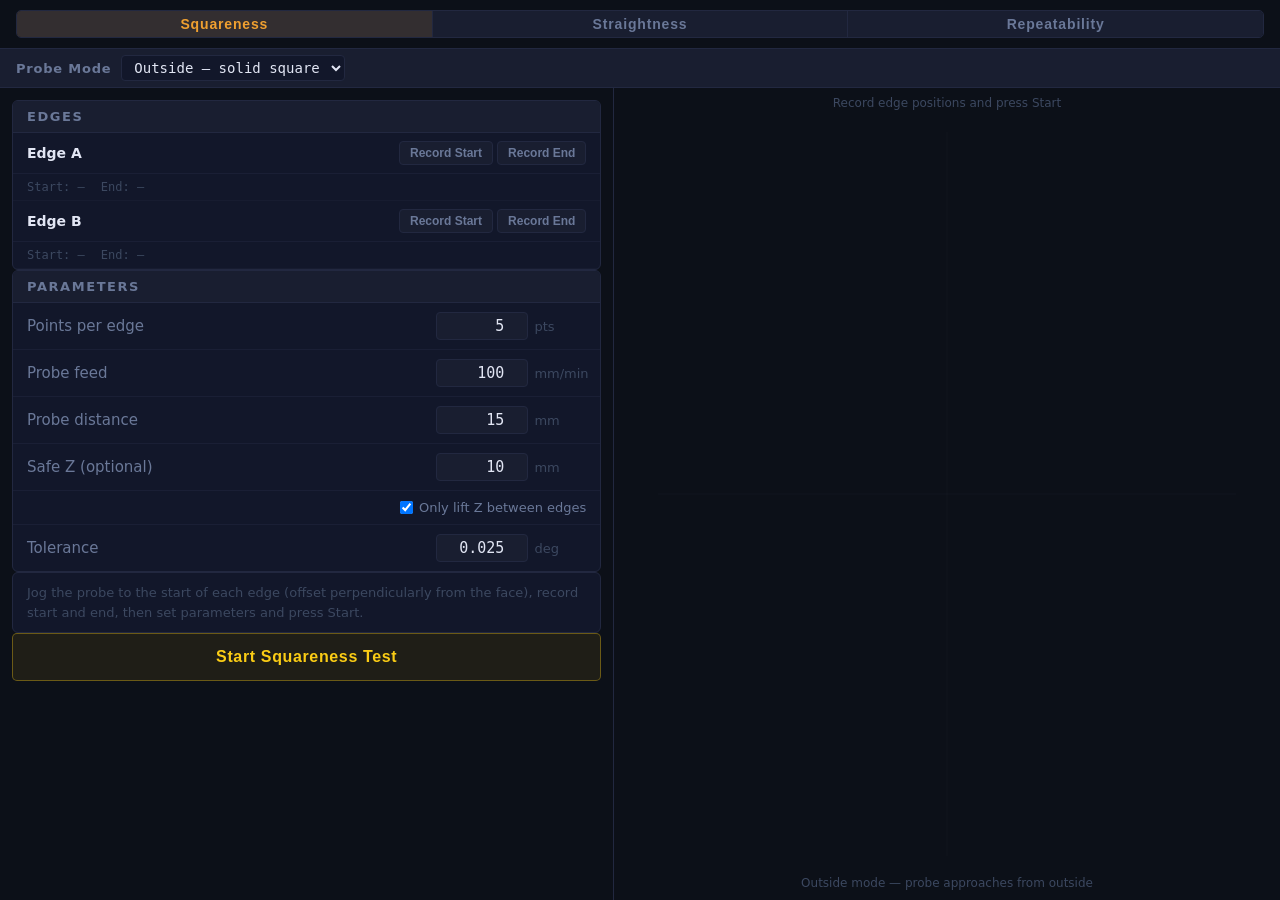
<file: plugins/square-check/index.html>
<!DOCTYPE html>
<html lang="en">
<head>
<meta charset="UTF-8">
<meta name="viewport" content="width=device-width, initial-scale=1.0">
<title>Square Check</title>
<link rel="stylesheet" href="style.css">
</head>
<body>

<div class="header">
  <div class="tab-group">
    <button class="tab active" id="tab-squareness" onclick="switchTab('squareness')">Squareness</button>
    <button class="tab"        id="tab-straightness" onclick="switchTab('straightness')">Straightness</button>
    <button class="tab"        id="tab-repeatability" onclick="switchTab('repeatability')">Repeatability</button>
  </div>
</div>
<div class="mode-bar" id="mode-bar">
  <span class="mode-label">Probe Mode</span>
  <select id="probe-side" class="mode-select" onchange="onProbeSideChange()">
    <option value="outside">Outside — solid square</option>
    <option value="inside">Inside — pocket/bore</option>
  </select>
</div>

<div class="split-layout">

  <div class="split-left">

    <!-- ===================== SQUARENESS PANEL ===================== -->
    <div id="panel-squareness">

      <!-- Edges -->
      <div class="section">
        <div class="section-hd"><span class="section-label">Edges</span></div>
        <div class="edge-group" id="edgeA-group">
          <div class="edge-header">
            <span class="edge-name">Edge A</span>
            <span class="edge-orient" id="edgeA-orient"></span>
            <div class="edge-actions">
              <button class="rec-btn" id="edgeA-start-btn" onclick="recordEdge('A','start')">Record Start</button>
              <button class="rec-btn" id="edgeA-end-btn"   onclick="recordEdge('A','end')">Record End</button>
            </div>
          </div>
          <div class="edge-coords" id="edgeA-coords">
            <span>Start: <span id="edgeA-start-val" class="edge-coord-label">—</span></span>
            <span>End: <span id="edgeA-end-val" class="edge-coord-label">—</span></span>
          </div>
          <div class="edge-dir" id="edgeA-dir" style="display:none">
            <span class="edge-dir-label">Probe direction:</span>
            <div class="dir-btn-group" id="edgeA-dir-btns"></div>
          </div>
        </div>
        <div class="edge-group" id="edgeB-group">
          <div class="edge-header">
            <span class="edge-name">Edge B</span>
            <span class="edge-orient" id="edgeB-orient"></span>
            <div class="edge-actions">
              <button class="rec-btn" id="edgeB-start-btn" onclick="recordEdge('B','start')">Record Start</button>
              <button class="rec-btn" id="edgeB-end-btn"   onclick="recordEdge('B','end')">Record End</button>
            </div>
          </div>
          <div class="edge-coords" id="edgeB-coords">
            <span>Start: <span id="edgeB-start-val" class="edge-coord-label">—</span></span>
            <span>End: <span id="edgeB-end-val" class="edge-coord-label">—</span></span>
          </div>
          <div class="edge-dir" id="edgeB-dir" style="display:none">
            <span class="edge-dir-label">Probe direction:</span>
            <div class="dir-btn-group" id="edgeB-dir-btns"></div>
          </div>
        </div>
      </div>

      <!-- Parameters -->
      <div class="section">
        <div class="section-hd"><span class="section-label">Parameters</span></div>
        <div class="params-body">
          <div class="param-row">
            <span class="param-label">Points per edge</span>
            <div class="param-controls">
              <input class="param-input" type="number" id="sq-points" value="5" min="3" max="10" step="1">
              <span class="param-unit">pts</span>
            </div>
          </div>
          <div class="param-row">
            <span class="param-label">Probe feed</span>
            <div class="param-controls">
              <input class="param-input" type="number" id="sq-feed" value="100" min="10" max="2000" step="10">
              <span class="param-unit">mm/min</span>
            </div>
          </div>
          <div class="param-row">
            <span class="param-label">Probe distance</span>
            <div class="param-controls">
              <input class="param-input" type="number" id="sq-dist" value="15" min="1" step="0.5">
              <span class="param-unit">mm</span>
            </div>
          </div>
          <div class="param-row">
            <span class="param-label">Safe Z (optional)</span>
            <div class="param-controls">
              <input class="param-input" type="number" id="sq-safe-z" value="10" step="0.5">
              <span class="param-unit">mm</span>
            </div>
          </div>
          <div class="param-row">
            <span class="param-label"></span>
            <div class="param-controls" style="gap:6px">
              <input type="checkbox" id="sq-lift-between" checked>
              <label for="sq-lift-between" style="font-size:13px;color:var(--text-muted,#6a7898);white-space:nowrap">Only lift Z between edges</label>
            </div>
          </div>
          <div class="param-row">
            <span class="param-label">Tolerance</span>
            <div class="param-controls">
              <input class="param-input" type="number" id="sq-tol" value="0.025" min="0.001" max="5" step="0.005">
              <span class="param-unit">deg</span>
            </div>
          </div>
        </div>
      </div>

      <div class="section hint-section">
        <div class="hint-text">
          Jog the probe to the start of each edge (offset perpendicularly from the face), record start and end, then set parameters and press Start.
        </div>
      </div>

      <div class="section" id="sq-steps-section" style="display:none">
        <div class="section-hd"><span class="section-label">Progress</span></div>
        <div id="sq-steps-list" class="steps-list"></div>
      </div>

      <div class="section" id="sq-results-section" style="display:none">
        <div class="section-hd"><span class="section-label">Results</span></div>
        <div id="sq-results-body" class="results-body"></div>
      </div>

      <div class="action-bar">
        <button class="primary-btn"   id="sq-start-btn" onclick="startSquareness()">Start Squareness Test</button>
        <button class="danger-btn"    id="sq-abort-btn" onclick="abortProbe()" style="display:none">Abort</button>
        <button class="secondary-btn" id="sq-reset-btn" onclick="resetSquareness()" style="display:none">Reset</button>
      </div>

    </div>

    <!-- ===================== STRAIGHTNESS PANEL ===================== -->
    <div id="panel-straightness" style="display:none">

      <!-- Edge -->
      <div class="section">
        <div class="section-hd"><span class="section-label">Edge</span></div>
        <div class="edge-group" id="edgeS-group">
          <div class="edge-header">
            <span class="edge-name">Straight Edge</span>
            <span class="edge-orient" id="edgeS-orient"></span>
            <div class="edge-actions">
              <button class="rec-btn" id="edgeS-start-btn" onclick="recordEdge('S','start')">Record Start</button>
              <button class="rec-btn" id="edgeS-end-btn"   onclick="recordEdge('S','end')">Record End</button>
            </div>
          </div>
          <div class="edge-coords" id="edgeS-coords">
            <span>Start: <span id="edgeS-start-val" class="edge-coord-label">—</span></span>
            <span>End: <span id="edgeS-end-val" class="edge-coord-label">—</span></span>
          </div>
          <div class="edge-dir" id="edgeS-dir" style="display:none">
            <span class="edge-dir-label">Probe direction:</span>
            <div class="dir-btn-group" id="edgeS-dir-btns"></div>
          </div>
        </div>
      </div>

      <!-- Parameters -->
      <div class="section">
        <div class="section-hd"><span class="section-label">Parameters</span></div>
        <div class="params-body">
          <div class="param-row">
            <span class="param-label">Number of points</span>
            <div class="param-controls">
              <input class="param-input" type="number" id="st-points" value="10" min="5" max="30" step="1">
              <span class="param-unit">pts</span>
            </div>
          </div>
          <div class="param-row">
            <span class="param-label">Probe feed</span>
            <div class="param-controls">
              <input class="param-input" type="number" id="st-feed" value="100" min="10" max="2000" step="10">
              <span class="param-unit">mm/min</span>
            </div>
          </div>
          <div class="param-row">
            <span class="param-label">Probe distance</span>
            <div class="param-controls">
              <input class="param-input" type="number" id="st-dist" value="15" min="1" step="0.5">
              <span class="param-unit">mm</span>
            </div>
          </div>
          <div class="param-row">
            <span class="param-label">Safe Z (optional)</span>
            <div class="param-controls">
              <input class="param-input" type="number" id="st-safe-z" value="10" step="0.5">
              <span class="param-unit">mm</span>
            </div>
          </div>
          <div class="param-row">
            <span class="param-label"></span>
            <div class="param-controls" style="gap:6px">
              <input type="checkbox" id="st-lift-between" checked>
              <label for="st-lift-between" style="font-size:13px;color:var(--text-muted,#6a7898);white-space:nowrap">Only lift Z between edges</label>
            </div>
          </div>
          <div class="param-row">
            <span class="param-label">Tolerance</span>
            <div class="param-controls">
              <input class="param-input" type="number" id="st-tol" value="0.25" min="0.001" max="5" step="0.005">
              <span class="param-unit">mm</span>
            </div>
          </div>
        </div>
      </div>

      <div class="section hint-section">
        <div class="hint-text">
          Jog the probe to one end of the straight edge (offset perpendicularly from the face), record start and end, then set parameters and press Start.
        </div>
      </div>

      <div class="section" id="st-steps-section" style="display:none">
        <div class="section-hd"><span class="section-label">Progress</span></div>
        <div id="st-steps-list" class="steps-list"></div>
      </div>

      <div class="section" id="st-results-section" style="display:none">
        <div class="section-hd"><span class="section-label">Results</span></div>
        <div id="st-results-body" class="results-body"></div>
      </div>

      <div class="action-bar">
        <button class="primary-btn"   id="st-start-btn" onclick="startStraightness()">Start Straightness Test</button>
        <button class="danger-btn"    id="st-abort-btn" onclick="abortProbe()" style="display:none">Abort</button>
        <button class="secondary-btn" id="st-reset-btn" onclick="resetStraightness()" style="display:none">Reset</button>
      </div>

    </div>

    <!-- ===================== REPEATABILITY PANEL ===================== -->
    <div id="panel-repeatability" style="display:none">

      <div class="section">
        <div class="section-hd"><span class="section-label">Target Position</span></div>
        <div class="params-body">
          <div class="param-row">
            <span class="param-label">X</span>
            <div class="param-controls">
              <input class="param-input" type="number" id="rp-target-x" value="0" step="0.001">
              <span class="param-unit">mm</span>
            </div>
          </div>
          <div class="param-row">
            <span class="param-label">Y</span>
            <div class="param-controls">
              <input class="param-input" type="number" id="rp-target-y" value="0" step="0.001">
              <span class="param-unit">mm</span>
            </div>
          </div>
          <button class="secondary-btn" onclick="recordRPTarget()" style="margin-top:6px;width:100%;padding:8px 14px">Get Current Position</button>
        </div>
      </div>

      <div class="section">
        <div class="section-hd"><span class="section-label">Probe Direction</span></div>
        <div class="params-body" style="gap:0;padding:9px 14px">
          <div class="dir-btn-group" id="rp-dir-btns">
            <button class="dir-btn active" data-dir="+Y" onclick="setRPDir('+Y')">+Y</button>
            <button class="dir-btn" data-dir="-Y" onclick="setRPDir('-Y')">-Y</button>
            <button class="dir-btn" data-dir="+X" onclick="setRPDir('+X')">+X</button>
            <button class="dir-btn" data-dir="-X" onclick="setRPDir('-X')">-X</button>
          </div>
        </div>
      </div>

      <div class="section">
        <div class="section-hd"><span class="section-label">Parameters</span></div>
        <div class="params-body">
          <div class="param-row">
            <span class="param-label">Number of repeats</span>
            <div class="param-controls">
              <input class="param-input" type="number" id="rp-repeats" value="10" min="5" max="50" step="1">
              <span class="param-unit">pts</span>
            </div>
          </div>
          <div class="param-row">
            <span class="param-label">Probe feed</span>
            <div class="param-controls">
              <input class="param-input" type="number" id="rp-feed" value="100" min="10" max="2000" step="10">
              <span class="param-unit">mm/min</span>
            </div>
          </div>
          <div class="param-row">
            <span class="param-label">Probe distance</span>
            <div class="param-controls">
              <input class="param-input" type="number" id="rp-dist" value="15" min="1" step="0.5">
              <span class="param-unit">mm</span>
            </div>
          </div>
          <div class="param-row">
            <span class="param-label">Safe Z (optional)</span>
            <div class="param-controls">
              <input class="param-input" type="number" id="rp-safe-z" value="10" step="0.5">
              <span class="param-unit">mm</span>
            </div>
          </div>
          <div class="param-row">
            <span class="param-label"></span>
            <div class="param-controls" style="gap:6px">
              <input type="checkbox" id="rp-lift-between" checked>
              <label for="rp-lift-between" style="font-size:13px;color:var(--text-muted,#6a7898);white-space:nowrap">Only lift Z on first repeat</label>
            </div>
          </div>
        </div>
      </div>

      <div class="section" id="rp-steps-section" style="display:none">
        <div class="section-hd"><span class="section-label">Progress</span></div>
        <div id="rp-steps-list" class="steps-list"></div>
      </div>

      <div class="section" id="rp-results-section" style="display:none">
        <div class="section-hd"><span class="section-label">Results</span></div>
        <div id="rp-results-body" class="results-body"></div>
      </div>

      <div class="action-bar">
        <button class="primary-btn"   id="rp-start-btn" onclick="startRepeatability()">Start Repeatability Test</button>
        <button class="danger-btn"    id="rp-abort-btn" onclick="abortProbe()" style="display:none">Abort</button>
        <button class="secondary-btn" id="rp-reset-btn" onclick="resetRepeatability()" style="display:none">Reset</button>
      </div>

    </div>

  </div>

  <!-- DIAGRAM -->
  <div class="split-right">
    <div class="diagram-wrap">
      <canvas id="probe-canvas"></canvas>
    </div>
  </div>

</div>

<div id="toast"></div>

<script>

// =============================================================================
// API bridge
// =============================================================================
let msgId = 0
const pending = {}

function call(method, params) {
  return new Promise((resolve, reject) => {
    const id = String(++msgId)
    pending[id] = { resolve, reject }
    window.parent.postMessage({ type: 'fluid-request', id, method, params: params ?? {} }, '*')
  })
}

function logProbe(entry) {
  state.probeLog.push({ t: Date.now(), ...entry })
}

function clearProbeLog() {
  state.probeLog = []
}

function getProbeLog() {
  return state.probeLog.map(e => ({ ...e }))
}

let wakeLock = null

async function requestWakeLock() {
  try {
    if (navigator.wakeLock) {
      wakeLock = await navigator.wakeLock.request('screen')
    }
  } catch (_) {}
}

function releaseWakeLock() {
  if (wakeLock) {
    wakeLock.release()
    wakeLock = null
  }
}

window.getProbeLog = getProbeLog
window.clearProbeLog = clearProbeLog

window.addEventListener('message', e => {
  if (e.data?.type === 'fluid-response') {
    const p = pending[e.data.id]
    if (p) {
      delete pending[e.data.id]
      e.data.error ? p.reject(new Error(e.data.error)) : p.resolve(e.data.result)
    }
  }
  if (e.data?.type === 'fluid-event' && e.data.event === 'status') {
    const s = e.data.data
    if (s?.wco)  state.wco = s.wco
    if (s?.wpos) state.toolPos = s.wpos
    if (state.probing && (s?.state === 'Alarm' || s?.state === 'Door')) {
      logProbe({ type: 'alarm', state: s.state })
      state.abort = true
      if (state.probeReject) {
        state.probeReject(new Error('Machine alarm — probing interrupted'))
        state.probeReject = null
      }
    }
  }
})

// =============================================================================
// State
// =============================================================================
const state = {
  wco:         { x: 0, y: 0, z: 0 },
  toolPos:     null,
  probing:     false,
  abort:       false,
  probeReject: null,
  activeTab:   'squareness',
  probeSide:   'outside',
  probeLog:    [],

  edges: {
    A: { start: null, end: null, dir: '+Y', orient: null },
    B: { start: null, end: null, dir: '+X', orient: null },
    S: { start: null, end: null, dir: '+Y', orient: null },

  },

  result:  null,
  diagram: null,
}

// =============================================================================
// Toast
// =============================================================================
let toastTimer
function toast(msg, type = 'ok') {
  const el = document.getElementById('toast')
  el.textContent = msg
  el.className = 'show ' + type
  clearTimeout(toastTimer)
  toastTimer = setTimeout(() => { el.className = '' }, 2800)
}

// =============================================================================
// Tab switching
// =============================================================================
function switchTab(tab) {
  state.activeTab = tab
  document.getElementById('panel-squareness').style.display    = tab === 'squareness' ? '' : 'none'
  document.getElementById('panel-straightness').style.display   = tab === 'straightness' ? '' : 'none'
  document.getElementById('panel-repeatability').style.display = tab === 'repeatability' ? '' : 'none'
  document.getElementById('tab-squareness').classList.toggle('active', tab === 'squareness')
  document.getElementById('tab-straightness').classList.toggle('active', tab === 'straightness')
  document.getElementById('tab-repeatability').classList.toggle('active', tab === 'repeatability')
  document.getElementById('mode-bar').style.display = tab === 'squareness' ? '' : 'none'
  drawDiagram()
}

function onProbeSideChange() {
  state.probeSide = document.getElementById('probe-side').value
  drawDiagram()
}

// =============================================================================
// Edge recording
// =============================================================================
function recordEdge(edge, which) {
  if (!state.toolPos) { toast('Waiting for machine position...', 'warn'); return }

  const pos = { x: state.toolPos.x, y: state.toolPos.y }
  state.edges[edge][which] = pos

  updateEdgeUI(edge)

  if (state.edges[edge].start && state.edges[edge].end) {
    detectEdgeOrientation(edge)
  }

  drawDiagram()
}

function updateEdgeUI(edge) {
  const e = state.edges[edge]
  const elStart = document.getElementById(`edge${edge}-start-val`)
  const elEnd   = document.getElementById(`edge${edge}-end-val`)

  elStart.textContent = e.start ? `${e.start.x.toFixed(3)}, ${e.start.y.toFixed(3)}` : '—'
  elEnd.textContent   = e.end   ? `${e.end.x.toFixed(3)}, ${e.end.y.toFixed(3)}` : '—'
  elStart.className = e.start ? 'filled' : 'edge-coord-label'
  elEnd.className   = e.end   ? 'filled' : 'edge-coord-label'

  document.getElementById(`edge${edge}-start-btn`).classList.toggle('recorded', !!e.start)
  document.getElementById(`edge${edge}-end-btn`).classList.toggle('recorded', !!e.end)
}

function detectEdgeOrientation(edge) {
  const e = state.edges[edge]
  const dx = Math.abs(e.end.x - e.start.x)
  const dy = Math.abs(e.end.y - e.start.y)

  const orient = dx >= dy ? 'horizontal' : 'vertical'
  e.orient = orient

  document.getElementById(`edge${edge}-orient`).textContent = orient

  const dirOptions = orient === 'horizontal' ? ['+Y', '-Y'] : ['+X', '-X']
  const defaultDir = dirOptions[0]
  e.dir = defaultDir

  const container = document.getElementById(`edge${edge}-dir-btns`)
  container.innerHTML = dirOptions.map(d =>
    `<button class="dir-btn${d === defaultDir ? ' active' : ''}" onclick="setEdgeDir('${edge}','${d}')">${d}</button>`
  ).join('')

  document.getElementById(`edge${edge}-dir`).style.display = ''
}

function setEdgeDir(edge, dir) {
  state.edges[edge].dir = dir
  document.querySelectorAll(`#edge${edge}-dir-btns .dir-btn`).forEach(b => {
    b.classList.toggle('active', b.textContent === dir)
  })
  drawDiagram()
}

// =============================================================================
// Probe primitive
// =============================================================================
function doProbe(axis, target, feedRate) {
  return new Promise((resolve, reject) => {
    let settled = false

    function settle(fn) {
      if (settled) return
      settled = true
      state.probeReject = null
      clearTimeout(tid)
      window.removeEventListener('message', onMsg)
      fn()
    }

    const tid = setTimeout(
      () => settle(() => reject(new Error('No probe response (30 s timeout)'))),
      30000
    )

    const onMsg = e => {
      if (e.data?.type !== 'fluid-event' || e.data.event !== 'line') return
      const m = String(e.data.data ?? '').match(/\[PRB:([^,]+),([^,]+),([^:]+):([01])\]/)
      if (m) {
        const mx = parseFloat(m[1]), my = parseFloat(m[2]), mz = parseFloat(m[3]), ok = m[4] === '1'
        doProbeResult(mx, my, mz, ok)
        settle(() => resolve({ mx, my, mz, ok }))
      }
    }
    window.addEventListener('message', onMsg)
    state.probeReject = err => settle(() => reject(err))

    const cmd = axis === 'X'
      ? `G38.2 X${target.toFixed(3)} F${feedRate}`
      : `G38.2 Y${target.toFixed(3)} F${feedRate}`
    logProbe({ type: 'probe', cmd, axis, target, feedRate })
    call('sendCommand', { command: cmd })
  })
}

function doProbeResult(mx, my, mz, ok) {
  logProbe({ type: 'probe_result', mx, my, mz, ok })
}

function f3(v) { return v.toFixed(3) }

// =============================================================================
// Steps UI
// =============================================================================
function initSteps(prefix, steps) {
  const list = document.getElementById(prefix + '-steps-list')
  list.innerHTML = steps.map(s =>
    `<div class="step-row">
       <span class="step-dot pending" id="dot-${prefix}-${s.id}"></span>
       <span class="step-label">${s.label}</span>
       <span class="step-val" id="val-${prefix}-${s.id}"></span>
     </div>`
  ).join('')
  document.getElementById(prefix + '-steps-section').style.display = ''
}

function setStep(prefix, id, status, val) {
  const dot = document.getElementById(`dot-${prefix}-${id}`)
  const valEl = document.getElementById(`val-${prefix}-${id}`)
  if (dot)   dot.className = `step-dot ${status}`
  if (valEl && val !== undefined) valEl.textContent = val
}

function markActiveError(prefix, steps) {
  for (const s of steps) {
    const dot = document.getElementById(`dot-${prefix}-${s.id}`)
    if (dot && dot.className.includes('active')) dot.className = 'step-dot error'
  }
}

// =============================================================================
// Geometry helpers
// =============================================================================
function interpolatePoints(p1, p2, n) {
  const pts = []
  for (let i = 0; i < n; i++) {
    const t = n > 1 ? i / (n - 1) : 0
    pts.push({ x: p1.x + (p2.x - p1.x) * t, y: p1.y + (p2.y - p1.y) * t })
  }
  return pts
}

function fitLine(pts) {
  const n = pts.length
  if (n < 2) return null
  let sx = 0, sy = 0, sxx = 0, sxy = 0, syy = 0
  for (const p of pts) {
    sx  += p.x; sy  += p.y
    sxx += p.x * p.x; sxy += p.x * p.y; syy += p.y * p.y
  }
  const mx = sx / n, my = sy / n
  const dx = sxx - sx * mx, dy = syy - sy * my, dxy = sxy - sx * my

  const useX = dx >= dy
  if (useX) {
    const m = dxy / dx
    const b = my - m * mx
    return { m, b, useX: true, mx, my }
  } else {
    const m = dxy / dy
    const b = mx - m * my
    return { m, b, useX: false, mx, my }
  }
}

function lineY(l, x) { return l.m * x + l.b }
function lineX(l, y) { return l.m * y + l.b }

function angleBetweenLines(l1, l2) {
  let a1, a2
  if (l1.useX) a1 = Math.atan(l1.m)
  else a1 = Math.atan2(1, l1.m)

  if (l2.useX) a2 = Math.atan(l2.m)
  else a2 = Math.atan2(1, l2.m)

  let diff = Math.abs(a1 - a2)
  diff = Math.min(diff, Math.PI - diff)
  return diff * 180 / Math.PI
}

function perpDistance(px, py, l) {
  if (l.useX) {
    const a = -l.m, b = 1, c = -l.b
    return Math.abs(a * px + b * py + c) / Math.sqrt(a * a + b * b)
  } else {
    const a = 1, b = -l.m, c = -l.b
    return Math.abs(a * px + b * py + c) / Math.sqrt(a * a + b * b)
  }
}

// =============================================================================
// Probe direction helpers
// =============================================================================
function getProbeAxis(orient) {
  return orient === 'horizontal' ? 'Y' : 'X'
}

function getProbeTarget(startPos, dist, dir) {
  const axis = dir[1]
  const sign = dir[0] === '+' ? 1 : -1
  if (axis === 'X') return startPos.x + dist * sign
  else return startPos.y + dist * sign
}

function getRetractPos(startPos, dir, dist) {
  const axis = dir[1]
  const sign = dir[0] === '+' ? 1 : -1
  if (axis === 'X') return { x: startPos.x - dist * sign * 1.5, y: startPos.y }
  else return { x: startPos.x, y: startPos.y - dist * sign * 1.5 }
}

function retractMove(axis, x, y) {
  logProbe({ type: 'retract', axis, x, y })
  if (axis === 'X') call('sendCommand', { command: `G0 X${f3(x)}` })
  else call('sendCommand', { command: `G0 Y${f3(y)}` })
}

function safeMoveTo(x, y, safeZ, origZ, lift) {
  if (lift && safeZ != null && !isNaN(safeZ)) {
    logProbe({ type: 'safe_z', from: origZ, to: safeZ })
    call('sendCommand', { command: `G0 Z${f3(safeZ)}` })
  }
  logProbe({ type: 'move', x, y })
  call('sendCommand', { command: `G0 X${f3(x)} Y${f3(y)}` })
  if (lift && safeZ != null && !isNaN(safeZ)) {
    call('sendCommand', { command: `G0 Z${f3(origZ)}` })
  }
}

// =============================================================================
// SQUARENESS TEST
// =============================================================================
async function startSquareness() {
  if (!state.toolPos) { toast('Waiting for machine position...', 'warn'); return }
  if (!state.edges.A.start || !state.edges.A.end) { toast('Record Edge A start and end', 'warn'); return }
  if (!state.edges.B.start || !state.edges.B.end) { toast('Record Edge B start and end', 'warn'); return }

  const nPoints   = parseInt(document.getElementById('sq-points').value) || 5
  const feed      = parseInt(document.getElementById('sq-feed').value)   || 100
  const probeDist = parseFloat(document.getElementById('sq-dist').value) || 15
  const tolerance = parseFloat(document.getElementById('sq-tol').value)  || 0.05
  const side      = state.probeSide
  const safeZ     = parseFloat(document.getElementById('sq-safe-z').value)
  const origZ     = state.toolPos.z
  const liftBet   = document.getElementById('sq-lift-between').checked

  const SQ_STEPS = [
    { id: 'edgeA', label: `Probe Edge A (${nPoints} points)` },
    { id: 'edgeB', label: `Probe Edge B (${nPoints} points)` },
    { id: 'calc',  label: 'Calculating squareness...' },
  ]

  state.probing = true
  state.abort   = false
  state.result  = null
  requestWakeLock()

  document.getElementById('sq-start-btn').style.display = 'none'
  document.getElementById('sq-abort-btn').style.display = ''
  document.getElementById('sq-reset-btn').style.display = 'none'
  document.getElementById('sq-results-section').style.display = 'none'

  clearProbeLog()
  logProbe({ type: 'test_start', test: 'squareness', nPoints, feed, probeDist, tolerance, side, safeZ, origZ })
  initSteps('sq', SQ_STEPS)
  await call('subscribe', { event: 'line' })

  const edgeAContacts = []
  const edgeBContacts = []

  try {
    // --- Probe Edge A ---
    setStep('sq', 'edgeA', 'active')
    const ptsA = interpolatePoints(state.edges.A.start, state.edges.A.end, nPoints)
    const axisA = getProbeAxis(state.edges.A.orient)
    const dirA  = state.edges.A.dir

    for (let i = 0; i < ptsA.length; i++) {
      if (state.abort) throw new Error('Aborted')
      const pt = ptsA[i]
      safeMoveTo(pt.x, pt.y, safeZ, origZ, !liftBet || i === 0)
      if (state.abort) throw new Error('Aborted')
      const target = getProbeTarget(pt, probeDist, dirA)
      const prb = await doProbe(axisA, target, feed)
      if (!prb.ok) throw new Error(`Edge A point ${i + 1}: probe did not trigger`)

      const cx = prb.mx - state.wco.x
      const cy = prb.my - state.wco.y
      edgeAContacts.push({ x: cx, y: cy })

      const ret = getRetractPos(pt, dirA, probeDist)
      retractMove(axisA, ret.x, ret.y)
    }
    setStep('sq', 'edgeA', 'done', `${edgeAContacts.length} points`)
    state.diagram = { mode: 'squareness', edgeAContacts: [...edgeAContacts], edgeBContacts: [], lineA: null, lineB: null, angle: null, error: null, side }
    drawDiagram()

    // --- Probe Edge B ---
    setStep('sq', 'edgeB', 'active')
    const ptsB = interpolatePoints(state.edges.B.start, state.edges.B.end, nPoints)
    const axisB = getProbeAxis(state.edges.B.orient)
    const dirB  = state.edges.B.dir

    for (let i = 0; i < ptsB.length; i++) {
      if (state.abort) throw new Error('Aborted')
      const pt = ptsB[i]
      safeMoveTo(pt.x, pt.y, safeZ, origZ, !liftBet || i === 0)
      if (state.abort) throw new Error('Aborted')
      const target = getProbeTarget(pt, probeDist, dirB)
      const prb = await doProbe(axisB, target, feed)
      if (!prb.ok) throw new Error(`Edge B point ${i + 1}: probe did not trigger`)

      const cx = prb.mx - state.wco.x
      const cy = prb.my - state.wco.y
      edgeBContacts.push({ x: cx, y: cy })

      const ret = getRetractPos(pt, dirB, probeDist)
      retractMove(axisB, ret.x, ret.y)
    }
    setStep('sq', 'edgeB', 'done', `${edgeBContacts.length} points`)

    // --- Calculate ---
    setStep('sq', 'calc', 'active')
    const lineA = fitLine(edgeAContacts)
    const lineB = fitLine(edgeBContacts)
    if (!lineA || !lineB) throw new Error('Could not fit lines (need at least 2 points per edge)')

    const angle = angleBetweenLines(lineA, lineB)
    const error = Math.abs(angle - 90)
    const pass = error <= tolerance

    const flatA = edgeAContacts.map(p => perpDistance(p.x, p.y, lineA))
    const flatB = edgeBContacts.map(p => perpDistance(p.x, p.y, lineB))
    const devA = (Math.max(...flatA) - Math.min(...flatA))
    const devB = (Math.max(...flatB) - Math.min(...flatB))

    state.result = { angle, error, tolerance, pass, lineA, lineB, devA, devB }
    state.diagram = { mode: 'squareness', edgeAContacts, edgeBContacts, lineA, lineB, angle, error, pass, side }
    drawDiagram()

    setStep('sq', 'calc', 'done', `${angle.toFixed(4)}°`)

    document.getElementById('sq-results-body').innerHTML =
      resultLine('Angle between edges', angle.toFixed(4) + '°') +
      resultLine('Deviation from 90°', error.toFixed(4) + '°', error > tolerance ? 'danger' : '') +
      resultLine('Edge A flatness', devA.toFixed(4) + ' mm') +
      resultLine('Edge B flatness', devB.toFixed(4) + ' mm') +
      resultLine('Tolerance', tolerance.toFixed(4) + '°') +
      `<div class="result-line"><span class="rl">Result</span><span class="result-pass ${pass ? 'pass' : 'fail'}">${pass ? 'PASS' : 'FAIL'}</span></div>`

    logProbe({ type: 'test_end', pass, angle: angle.toFixed(4), error: error.toFixed(4), tolerance })
    document.getElementById('sq-results-section').style.display = ''
    document.getElementById('sq-start-btn').style.display = ''
    document.getElementById('sq-reset-btn').style.display = ''
    toast(pass ? 'Squareness test PASSED' : 'Squareness test FAILED', pass ? 'ok' : 'err')

  } catch (err) {
    logProbe({ type: 'error', message: err.message, aborted: state.abort })
    if (!state.abort) toast('Error: ' + err.message, 'err')
    else toast('Aborted', 'warn')
    markActiveError('sq', SQ_STEPS)
    document.getElementById('sq-start-btn').style.display = ''
    document.getElementById('sq-reset-btn').style.display = ''
  } finally {
    releaseWakeLock()
    await call('unsubscribe', { event: 'line' })
    state.probing = false
    document.getElementById('sq-abort-btn').style.display = 'none'
  }
}

function resetSquareness() {
  state.result  = null
  state.diagram = null
  state.edges.A = { start: null, end: null, dir: '+Y', orient: null }
  state.edges.B = { start: null, end: null, dir: '+X', orient: null }
  ;['A','B'].forEach(e => {
    document.getElementById(`edge${e}-start-val`).textContent = '—'
    document.getElementById(`edge${e}-end-val`).textContent = '—'
    document.getElementById(`edge${e}-start-val`).className = 'edge-coord-label'
    document.getElementById(`edge${e}-end-val`).className = 'edge-coord-label'
    document.getElementById(`edge${e}-start-btn`).classList.remove('recorded')
    document.getElementById(`edge${e}-end-btn`).classList.remove('recorded')
    document.getElementById(`edge${e}-orient`).textContent = ''
    document.getElementById(`edge${e}-dir`).style.display = 'none'
  })
  document.getElementById('sq-steps-section').style.display   = 'none'
  document.getElementById('sq-results-section').style.display = 'none'
  document.getElementById('sq-start-btn').style.display = ''
  document.getElementById('sq-abort-btn').style.display = 'none'
  document.getElementById('sq-reset-btn').style.display = 'none'
  drawDiagram()
}

// =============================================================================
// STRAIGHTNESS TEST
// =============================================================================
async function startStraightness() {
  if (!state.toolPos) { toast('Waiting for machine position...', 'warn'); return }
  if (!state.edges.S.start || !state.edges.S.end) { toast('Record edge start and end', 'warn'); return }

  const nPoints   = parseInt(document.getElementById('st-points').value) || 10
  const feed      = parseInt(document.getElementById('st-feed').value)   || 100
  const probeDist = parseFloat(document.getElementById('st-dist').value) || 15
  const tolerance = parseFloat(document.getElementById('st-tol').value)  || 0.05
  const safeZ     = parseFloat(document.getElementById('st-safe-z').value)
  const origZ     = state.toolPos.z
  const liftBet   = document.getElementById('st-lift-between').checked

  const ST_STEPS = [
    { id: 'probe',  label: `Probing straight edge (${nPoints} points)` },
    { id: 'calc',   label: 'Calculating straightness...' },
  ]

  state.probing = true
  state.abort   = false
  state.result  = null
  requestWakeLock()

  document.getElementById('st-start-btn').style.display = 'none'
  document.getElementById('st-abort-btn').style.display = ''
  document.getElementById('st-reset-btn').style.display = 'none'
  document.getElementById('st-results-section').style.display = 'none'

  initSteps('st', ST_STEPS)
  await call('subscribe', { event: 'line' })

  const contacts = []

  try {
    // --- Probe edge ---
    setStep('st', 'probe', 'active')
    const pts = interpolatePoints(state.edges.S.start, state.edges.S.end, nPoints)
    const axis = getProbeAxis(state.edges.S.orient)
    const dir  = state.edges.S.dir

    for (let i = 0; i < pts.length; i++) {
      if (state.abort) throw new Error('Aborted')
      const pt = pts[i]
      safeMoveTo(pt.x, pt.y, safeZ, origZ, !liftBet || i === 0)
      if (state.abort) throw new Error('Aborted')
      const target = getProbeTarget(pt, probeDist, dir)
      const prb = await doProbe(axis, target, feed)
      if (!prb.ok) throw new Error(`Point ${i + 1}: probe did not trigger`)

      const cx = prb.mx - state.wco.x
      const cy = prb.my - state.wco.y
      contacts.push({ x: cx, y: cy })

      const ret = getRetractPos(pt, dir, probeDist)
      retractMove(axis, ret.x, ret.y)
    }
    setStep('st', 'probe', 'done', `${contacts.length} points`)
    state.diagram = { mode: 'straightness', contacts, line: null, maxDev: null, pass: null }
    drawDiagram()

    // --- Calculate ---
    setStep('st', 'calc', 'active')
    const line = fitLine(contacts)
    if (!line) throw new Error('Could not fit line (need at least 2 points)')

    const distances = contacts.map(p => perpDistance(p.x, p.y, line))
    const maxDev = Math.max(...distances) - Math.min(...distances)
    const pass = maxDev <= tolerance

    state.result = { maxDev, tolerance, pass, line }
    state.diagram = { mode: 'straightness', contacts, line, maxDev, tolerance, pass }
    drawDiagram()

    setStep('st', 'calc', 'done', `${maxDev.toFixed(4)} mm`)

    document.getElementById('st-results-body').innerHTML =
      resultLine('Max deviation (peak-to-valley)', maxDev.toFixed(4) + ' mm', maxDev > tolerance ? 'danger' : '') +
      resultLine('Tolerance', tolerance.toFixed(4) + ' mm') +
      `<div class="result-line"><span class="rl">Result</span><span class="result-pass ${pass ? 'pass' : 'fail'}">${pass ? 'PASS' : 'FAIL'}</span></div>`

    logProbe({ type: 'test_end', pass, maxDev: maxDev.toFixed(4), tolerance })
    document.getElementById('st-results-section').style.display = ''
    document.getElementById('st-start-btn').style.display = ''
    document.getElementById('st-reset-btn').style.display = ''
    toast(pass ? 'Straightness test PASSED' : 'Straightness test FAILED', pass ? 'ok' : 'err')

  } catch (err) {
    logProbe({ type: 'error', message: err.message, aborted: state.abort })
    if (!state.abort) toast('Error: ' + err.message, 'err')
    else toast('Aborted', 'warn')
    markActiveError('st', ST_STEPS)
    document.getElementById('st-start-btn').style.display = ''
    document.getElementById('st-reset-btn').style.display = ''
  } finally {
    releaseWakeLock()
    await call('unsubscribe', { event: 'line' })
    state.probing = false
    document.getElementById('st-abort-btn').style.display = 'none'
  }
}

function resetStraightness() {
  state.result  = null
  state.diagram = null
  state.edges.S = { start: null, end: null, dir: '+Y', orient: null }
  document.getElementById('edgeS-start-val').textContent = '—'
  document.getElementById('edgeS-end-val').textContent = '—'
  document.getElementById('edgeS-start-val').className = 'edge-coord-label'
  document.getElementById('edgeS-end-val').className = 'edge-coord-label'
  document.getElementById('edgeS-start-btn').classList.remove('recorded')
  document.getElementById('edgeS-end-btn').classList.remove('recorded')
  document.getElementById('edgeS-orient').textContent = ''
  document.getElementById('edgeS-dir').style.display = 'none'
  document.getElementById('st-steps-section').style.display   = 'none'
  document.getElementById('st-results-section').style.display = 'none'
  document.getElementById('st-start-btn').style.display = ''
  document.getElementById('st-abort-btn').style.display = 'none'
  document.getElementById('st-reset-btn').style.display = 'none'
  drawDiagram()
}

// =============================================================================
// REPEATABILITY TEST
// =============================================================================
function calcStats(vals) {
  const n = vals.length
  const mean = vals.reduce((a, b) => a + b, 0) / n
  const variance = vals.reduce((s, v) => s + (v - mean) ** 2, 0) / (n - 1 || 1)
  const std = Math.sqrt(variance)
  return { n, mean, std, min: Math.min(...vals), max: Math.max(...vals), range: Math.max(...vals) - Math.min(...vals) }
}

// =============================================================================
// Repeatability helpers
// =============================================================================
function recordRPTarget() {
  if (!state.toolPos) { toast('No machine position', 'warn'); return }
  document.getElementById('rp-target-x').value = state.toolPos.x.toFixed(3)
  document.getElementById('rp-target-y').value = state.toolPos.y.toFixed(3)
}

function setRPDir(dir) {
  document.querySelectorAll('#rp-dir-btns .dir-btn').forEach(b => b.classList.remove('active'))
  document.querySelector(`#rp-dir-btns .dir-btn[data-dir="${dir}"]`).classList.add('active')
}

async function startRepeatability() {
  if (!state.toolPos) { toast('Waiting for machine position...', 'warn'); return }

  const targetX   = parseFloat(document.getElementById('rp-target-x').value)
  const targetY   = parseFloat(document.getElementById('rp-target-y').value)
  if (isNaN(targetX) || isNaN(targetY)) { toast('Enter target X and Y', 'warn'); return }

  const repeats   = parseInt(document.getElementById('rp-repeats').value) || 10
  const feed      = parseInt(document.getElementById('rp-feed').value)   || 100
  const probeDist = parseFloat(document.getElementById('rp-dist').value) || 15
  const safeZ     = parseFloat(document.getElementById('rp-safe-z').value)
  const origZ     = state.toolPos.z
  const liftBet   = document.getElementById('rp-lift-between').checked

  const dirBtn = document.querySelector('#rp-dir-btns .dir-btn.active')
  if (!dirBtn) { toast('Select a probe direction', 'warn'); return }
  const dir  = dirBtn.dataset.dir
  const axis = dir[1] === 'X' ? 'X' : 'Y'

  const mid = { x: targetX, y: targetY }

  const RP_STEPS = [
    { id: 'probe', label: `Probing ${repeats} repeats...` },
    { id: 'calc',  label: 'Calculating statistics...' },
  ]

  state.probing = true
  state.abort   = false
  state.result  = null
  requestWakeLock()

  document.getElementById('rp-start-btn').style.display = 'none'
  document.getElementById('rp-abort-btn').style.display = ''
  document.getElementById('rp-reset-btn').style.display = 'none'
  document.getElementById('rp-results-section').style.display = 'none'

  clearProbeLog()
  logProbe({ type: 'test_start', test: 'repeatability', repeats, feed, probeDist, safeZ, origZ })
  initSteps('rp', RP_STEPS)
  await call('subscribe', { event: 'line' })

  const contacts = []

  try {
    setStep('rp', 'probe', 'active')

    for (let i = 0; i < repeats; i++) {
      if (state.abort) throw new Error('Aborted')
      safeMoveTo(mid.x, mid.y, safeZ, origZ, !liftBet || i === 0)
      if (state.abort) throw new Error('Aborted')
      const target = getProbeTarget(mid, probeDist, dir)
      const prb = await doProbe(axis, target, feed)
      if (!prb.ok) throw new Error(`Repeat ${i + 1}: probe did not trigger`)

      const cx = prb.mx - state.wco.x
      const cy = prb.my - state.wco.y
      contacts.push({ x: cx, y: cy })

      const ret = getRetractPos(mid, dir, probeDist)
      retractMove(axis, ret.x, ret.y)

      setStep('rp', 'probe', 'active', `${i + 1}/${repeats}`)
    }
    setStep('rp', 'probe', 'done', `${contacts.length} points`)

    state.diagram = { mode: 'repeatability', contacts, stats: null }
    drawDiagram()

    // --- Calculate ---
    setStep('rp', 'calc', 'active')
    const xs = contacts.map(p => p.x)
    const ys = contacts.map(p => p.y)
    const statsX = calcStats(xs)
    const statsY = calcStats(ys)
    const dists = contacts.map((p, i) => i === 0 ? 0 : Math.hypot(p.x - contacts[0].x, p.y - contacts[0].y))
    const distsFromMean = contacts.map(p => Math.hypot(p.x - statsX.mean, p.y - statsY.mean))
    const maxSpread = Math.max(...distsFromMean)
    const stats = { x: statsX, y: statsY, maxSpread, contacts }

    state.result = stats
    state.diagram = { mode: 'repeatability', contacts, stats }
    drawDiagram()

    setStep('rp', 'calc', 'done', `σx ${statsX.std.toFixed(4)}  σy ${statsY.std.toFixed(4)}`)

    document.getElementById('rp-results-body').innerHTML =
      `<div class="result-line"><span class="rl">Samples</span><span class="rv accent">${repeats}</span></div>` +
      resultLine('Mean X', statsX.mean.toFixed(4) + ' mm') +
      resultLine('Mean Y', statsY.mean.toFixed(4) + ' mm') +
      resultLine('Std Dev X (σx)', statsX.std.toFixed(4) + ' mm', statsX.std > 0.01 ? 'danger' : '') +
      resultLine('Std Dev Y (σy)', statsY.std.toFixed(4) + ' mm', statsY.std > 0.01 ? 'danger' : '') +
      resultLine('Range X', statsX.range.toFixed(4) + ' mm') +
      resultLine('Range Y', statsY.range.toFixed(4) + ' mm') +
      resultLine('Max spread from mean', maxSpread.toFixed(4) + ' mm') +
      `<div class="result-line"><span class="rl">±3σ X band</span><span class="rv accent">${(3 * statsX.std).toFixed(4)} mm</span></div>` +
      `<div class="result-line"><span class="rl">±3σ Y band</span><span class="rv accent">${(3 * statsY.std).toFixed(4)} mm</span></div>`

    document.getElementById('rp-results-section').style.display = ''
    document.getElementById('rp-start-btn').style.display = ''
    document.getElementById('rp-reset-btn').style.display = ''
    toast('Repeatability test complete', 'ok')

  } catch (err) {
    logProbe({ type: 'error', message: err.message, aborted: state.abort })
    if (!state.abort) toast('Error: ' + err.message, 'err')
    else toast('Aborted', 'warn')
    markActiveError('rp', RP_STEPS)
    document.getElementById('rp-start-btn').style.display = ''
    document.getElementById('rp-reset-btn').style.display = ''
  } finally {
    releaseWakeLock()
    await call('unsubscribe', { event: 'line' })
    state.probing = false
    document.getElementById('rp-abort-btn').style.display = 'none'
  }
}

function resetRepeatability() {
  state.result  = null
  state.diagram = null
  document.getElementById('rp-target-x').value = '0'
  document.getElementById('rp-target-y').value = '0'
  document.querySelectorAll('#rp-dir-btns .dir-btn').forEach(b => b.classList.remove('active'))
  document.querySelector('#rp-dir-btns .dir-btn[data-dir="+Y"]').classList.add('active')
  document.getElementById('rp-steps-section').style.display   = 'none'
  document.getElementById('rp-results-section').style.display = 'none'
  document.getElementById('rp-start-btn').style.display = ''
  document.getElementById('rp-abort-btn').style.display = 'none'
  document.getElementById('rp-reset-btn').style.display = 'none'
  drawDiagram()
}

// =============================================================================
// Common actions
// =============================================================================
function abortProbe() {
  logProbe({ type: 'abort' })
  state.abort = true
  if (state.probeReject) {
    state.probeReject(new Error('Aborted by user'))
    state.probeReject = null
  }
  call('sendRealtime', { byte: 0x18 })
  toast('Aborting...', 'warn')
}

function resultLine(label, value, cls) {
  return `<div class="result-line"><span class="rl">${label}</span><span class="rv ${cls || ''}">${value}</span></div>`
}

// =============================================================================
// Diagram
// =============================================================================
function cssVar(name, fallback) {
  return getComputedStyle(document.documentElement).getPropertyValue(name).trim() || fallback
}

function drawDiagram() {
  const canvas = document.getElementById('probe-canvas')
  if (!canvas) return

  const wrap = canvas.parentElement
  const W = wrap.clientWidth  || 300
  const H = wrap.clientHeight || 300
  const dpr = window.devicePixelRatio || 1

  canvas.width  = W * dpr
  canvas.height = H * dpr
  canvas.style.width  = W + 'px'
  canvas.style.height = H + 'px'

  const ctx = canvas.getContext('2d')
  ctx.scale(dpr, dpr)

  const BG      = cssVar('--bg',           '#0c1018')
  const BORDER  = cssVar('--border',       '#222840')
  const ACCENT  = cssVar('--accent',       '#f0a030')
  const OK      = cssVar('--ok',           '#22c55e')
  const MUTED   = cssVar('--text-muted',   '#6a7898')
  const DIM     = cssVar('--text-dim',     '#3c4860')
  const PRIMARY = cssVar('--text-primary', '#e2e6f4')
  const DANGER  = cssVar('--danger',       '#ef4444')

  ctx.fillStyle = BG
  ctx.fillRect(0, 0, W, H)

  const cx = W / 2
  const cy = H / 2
  const mg = 44

  const d = state.diagram

  if (!d) {
    // Idle placeholder
    ctx.strokeStyle = DIM
    ctx.lineWidth   = 0.5
    ctx.globalAlpha = 0.2
    ctx.beginPath()
    ctx.moveTo(mg, cy); ctx.lineTo(W - mg, cy)
    ctx.moveTo(cx, mg); ctx.lineTo(cx, H - mg)
    ctx.stroke()
    ctx.globalAlpha = 1

    // Draw probe side indicator
    const side = state.activeTab === 'squareness' ? state.probeSide : 'outside'
    const label = state.activeTab === 'squareness'
      ? (side === 'outside' ? 'Outside mode — probe approaches from outside' : 'Inside mode — probe from inside pocket')
      : state.activeTab === 'straightness'
        ? 'Straightness — probe edge face'
        : 'Repeatability — probe same spot repeatedly'

    ctx.fillStyle    = DIM
    ctx.font         = '12px ui-sans-serif, system-ui, sans-serif'
    ctx.textAlign    = 'center'
    ctx.textBaseline = 'bottom'
    ctx.fillText(label, cx, H - 10)

    ctx.fillStyle    = DIM
    ctx.font         = '12px ui-sans-serif, system-ui, sans-serif'
    ctx.textAlign    = 'center'
    ctx.textBaseline = 'top'
    ctx.fillText(state.activeTab === 'repeatability' ? 'Set target position and press Start' : 'Record edge positions and press Start', cx, 10)
    return
  }

  // Gather all points for scale calculation
  let allPts = []
  if (d.mode === 'squareness') {
    allPts = [...(d.edgeAContacts || []), ...(d.edgeBContacts || [])]
    if (state.edges.A.start) allPts.push(state.edges.A.start)
    if (state.edges.A.end)   allPts.push(state.edges.A.end)
    if (state.edges.B.start) allPts.push(state.edges.B.start)
    if (state.edges.B.end)   allPts.push(state.edges.B.end)
  } else {
    allPts = [...(d.contacts || [])]
    if (state.edges.S.start) allPts.push(state.edges.S.start)
    if (state.edges.S.end)   allPts.push(state.edges.S.end)
  }

  if (allPts.length === 0) return

  const minX = Math.min(...allPts.map(p => p.x))
  const maxX = Math.max(...allPts.map(p => p.x))
  const minY = Math.min(...allPts.map(p => p.y))
  const maxY = Math.max(...allPts.map(p => p.y))

  const rangeX = Math.max(maxX - minX, 0.001) * 1.4
  const rangeY = Math.max(maxY - minY, 0.001) * 1.4
  const midX = (minX + maxX) / 2
  const midY = (minY + maxY) / 2

  const scale = Math.min((W - 2 * mg) / rangeX, (H - 2 * mg) / rangeY)

  function toC(wx, wy) {
    return { x: cx + (wx - midX) * scale, y: cy - (wy - midY) * scale }
  }

  // Axis lines
  ctx.strokeStyle = DIM
  ctx.lineWidth = 0.5
  ctx.globalAlpha = 0.35
  ctx.beginPath()
  ctx.moveTo(mg, cy); ctx.lineTo(W - mg, cy)
  ctx.moveTo(cx, mg); ctx.lineTo(cx, H - mg)
  ctx.stroke()
  ctx.globalAlpha = 1

  // Helper to draw a line across the canvas
  function drawFitLine(l, color, lineW) {
    if (!l) return
    ctx.strokeStyle = color || ACCENT
    ctx.lineWidth = lineW || 2
    ctx.setLineDash([6, 4])

    let x1, y1, x2, y2
    if (l.useX) {
      x1 = midX - rangeX / 2
      y1 = lineY(l, x1)
      x2 = midX + rangeX / 2
      y2 = lineY(l, x2)
    } else {
      y1 = midY - rangeY / 2
      x1 = lineX(l, y1)
      y2 = midY + rangeY / 2
      x2 = lineX(l, y2)
    }

    const p1 = toC(x1, y1)
    const p2 = toC(x2, y2)
    ctx.beginPath()
    ctx.moveTo(p1.x, p1.y)
    ctx.lineTo(p2.x, p2.y)
    ctx.stroke()
    ctx.setLineDash([])
  }

  if (d.mode === 'squareness') {
    // Draw fitted lines
    if (d.lineA && d.lineB) {
      drawFitLine(d.lineA, OK, 2)
      drawFitLine(d.lineB, OK, 2)
    }

    // Draw contact points
    const colors = ['#f0a030', '#60a5fa']
    const labelsA = ['A1','A2','A3','A4','A5','A6','A7','A8','A9','A10']
    const labelsB = ['B1','B2','B3','B4','B5','B6','B7','B8','B9','B10']

    if (d.edgeAContacts) {
      ctx.fillStyle = colors[0]
      for (let i = 0; i < d.edgeAContacts.length; i++) {
        const p = toC(d.edgeAContacts[i].x, d.edgeAContacts[i].y)
        ctx.beginPath()
        ctx.arc(p.x, p.y, 5, 0, Math.PI * 2)
        ctx.fill()
        ctx.fillStyle = '#000'
        ctx.font = 'bold 9px ui-monospace, monospace'
        ctx.textAlign = 'center'
        ctx.textBaseline = 'middle'
        ctx.fillText(labelsA[i] || `A${i+1}`, p.x, p.y)
        ctx.fillStyle = colors[0]
      }
    }

    if (d.edgeBContacts) {
      ctx.fillStyle = colors[1]
      for (let i = 0; i < d.edgeBContacts.length; i++) {
        const p = toC(d.edgeBContacts[i].x, d.edgeBContacts[i].y)
        ctx.beginPath()
        ctx.arc(p.x, p.y, 5, 0, Math.PI * 2)
        ctx.fill()
        ctx.fillStyle = '#000'
        ctx.font = 'bold 9px ui-monospace, monospace'
        ctx.textAlign = 'center'
        ctx.textBaseline = 'middle'
        ctx.fillText(labelsB[i] || `B${i+1}`, p.x, p.y)
        ctx.fillStyle = colors[1]
      }
    }

    // Draw angle arc
    if (d.lineA && d.lineB && d.angle !== null) {
      const mp = toC(midX, midY)
      const arcR = 28
      ctx.strokeStyle = ACCENT
      ctx.lineWidth = 1.5

      let startAngle, endAngle
      const a1 = d.lineA.useX ? Math.atan(d.lineA.m) : Math.atan2(1, d.lineA.m)
      const a2 = d.lineB.useX ? Math.atan(d.lineB.m) : Math.atan2(1, d.lineB.m)

      startAngle = Math.min(a1, a2)
      endAngle   = Math.max(a1, a2)

      if (endAngle - startAngle > Math.PI / 2 + 0.1) {
        const tmp = startAngle
        startAngle = endAngle
        endAngle = tmp + Math.PI
      }

      if (endAngle - startAngle > Math.PI / 2 + 0.1) {
        endAngle = startAngle + Math.PI / 2
      }

      ctx.beginPath()
      ctx.arc(mp.x, mp.y, arcR, -startAngle, -endAngle)
      ctx.stroke()

      // Angle label
      const midA = (startAngle + endAngle) / 2
      const labelX = mp.x + (arcR + 14) * Math.cos(-midA)
      const labelY = mp.y + (arcR + 14) * Math.sin(-midA)
      ctx.fillStyle = ACCENT
      ctx.font = 'bold 11px ui-sans-serif, system-ui, sans-serif'
      ctx.textAlign = 'center'
      ctx.textBaseline = 'middle'
      ctx.fillText(`${d.angle.toFixed(3)}°`, labelX, labelY)
    }

    // Draw recorded edge lines (dashed, dim)
    ctx.strokeStyle = MUTED
    ctx.lineWidth = 1
    ctx.globalAlpha = 0.3
    ctx.setLineDash([4, 4])
    if (state.edges.A.start && state.edges.A.end) {
      const s = toC(state.edges.A.start.x, state.edges.A.start.y)
      const e = toC(state.edges.A.end.x, state.edges.A.end.y)
      ctx.beginPath(); ctx.moveTo(s.x, s.y); ctx.lineTo(e.x, e.y); ctx.stroke()
    }
    if (state.edges.B.start && state.edges.B.end) {
      const s = toC(state.edges.B.start.x, state.edges.B.start.y)
      const e = toC(state.edges.B.end.x, state.edges.B.end.y)
      ctx.beginPath(); ctx.moveTo(s.x, s.y); ctx.lineTo(e.x, e.y); ctx.stroke()
    }
    ctx.globalAlpha = 1
    ctx.setLineDash([])

    // Probed contact line (solid dim)
    if (d.edgeAContacts.length > 1) {
      ctx.strokeStyle = DIM
      ctx.lineWidth = 1
      ctx.globalAlpha = 0.5
      ctx.beginPath()
      for (let i = 0; i < d.edgeAContacts.length; i++) {
        const p = toC(d.edgeAContacts[i].x, d.edgeAContacts[i].y)
        i === 0 ? ctx.moveTo(p.x, p.y) : ctx.lineTo(p.x, p.y)
      }
      ctx.stroke()
    }
    if (d.edgeBContacts.length > 1) {
      ctx.strokeStyle = DIM
      ctx.lineWidth = 1
      ctx.globalAlpha = 0.5
      ctx.beginPath()
      for (let i = 0; i < d.edgeBContacts.length; i++) {
        const p = toC(d.edgeBContacts[i].x, d.edgeBContacts[i].y)
        i === 0 ? ctx.moveTo(p.x, p.y) : ctx.lineTo(p.x, p.y)
      }
      ctx.stroke()
    }
    ctx.globalAlpha = 1

  } else if (d.mode === 'repeatability') {
    // Draw all contact points
    if (d.contacts && d.stats) {
      for (let i = 0; i < d.contacts.length; i++) {
        const p = toC(d.contacts[i].x, d.contacts[i].y)
        ctx.fillStyle = ACCENT
        ctx.beginPath()
        ctx.arc(p.x, p.y, 4, 0, Math.PI * 2)
        ctx.fill()
        ctx.fillStyle = '#000'
        ctx.font = 'bold 9px ui-monospace, monospace'
        ctx.textAlign = 'center'
        ctx.textBaseline = 'middle'
        ctx.fillText(String(i + 1), p.x, p.y)
      }

      // Mean crosshair
      const mp = toC(d.stats.x.mean, d.stats.y.mean)
      const cs = 8
      ctx.strokeStyle = OK
      ctx.lineWidth = 1.5
      ctx.beginPath()
      ctx.moveTo(mp.x - cs, mp.y); ctx.lineTo(mp.x + cs, mp.y)
      ctx.moveTo(mp.x, mp.y - cs); ctx.lineTo(mp.x, mp.y + cs)
      ctx.stroke()

      // ±3σ ellipse
      const rx = 3 * d.stats.x.std * scale
      const ry = 3 * d.stats.y.std * scale
      if (rx > 1 && ry > 1) {
        ctx.strokeStyle = DANGER
        ctx.lineWidth = 1
        ctx.setLineDash([4, 4])
        ctx.beginPath()
        ctx.ellipse(mp.x, mp.y, rx, ry, 0, 0, Math.PI * 2)
        ctx.stroke()
        ctx.setLineDash([])
      }

      // Statistics
      ctx.fillStyle = DIM
      ctx.font = '11px ui-sans-serif, system-ui, sans-serif'
      ctx.textAlign = 'center'
      ctx.textBaseline = 'bottom'
      ctx.fillText(`σx ${d.stats.x.std.toFixed(4)}  σy ${d.stats.y.std.toFixed(4)}`, cx, H - 10)
      ctx.fillStyle = MUTED
      ctx.textBaseline = 'top'
      ctx.fillText(`Mean (${d.stats.x.mean.toFixed(3)}, ${d.stats.y.mean.toFixed(3)})  ${d.stats.maxSpread.toFixed(4)} mm max spread`, cx, H - 5)
    }

  } else if (d.mode === 'straightness') {
    // Draw fitted line
    if (d.line) {
      drawFitLine(d.line, OK, 2)
    }

    // Draw contact points with deviation lines
    if (d.contacts) {
      for (let i = 0; i < d.contacts.length; i++) {
        const p = toC(d.contacts[i].x, d.contacts[i].y)

        // Deviation line from point to fitted line
        if (d.line) {
          let projX, projY
          if (d.line.useX) {
            projX = d.contacts[i].x
            projY = lineY(d.line, projX)
          } else {
            projY = d.contacts[i].y
            projX = lineX(d.line, projY)
          }
          const pp = toC(projX, projY)

          const dist = perpDistance(d.contacts[i].x, d.contacts[i].y, d.line)
          const maxDist = d.maxDev || 0.001
          const intensity = Math.min(dist / maxDist, 1)

          ctx.strokeStyle = `rgba(239, 68, 68, ${0.3 + intensity * 0.5})`
          ctx.lineWidth = 1
          ctx.setLineDash([3, 3])
          ctx.beginPath()
          ctx.moveTo(p.x, p.y)
          ctx.lineTo(pp.x, pp.y)
          ctx.stroke()
          ctx.setLineDash([])
        }

        // Point dot
        ctx.fillStyle = ACCENT
        ctx.beginPath()
        ctx.arc(p.x, p.y, 4, 0, Math.PI * 2)
        ctx.fill()
      }
    }

    // Deviation label
    if (d.maxDev !== null) {
      ctx.fillStyle = d.pass ? OK : DANGER
      ctx.font = 'bold 13px ui-sans-serif, system-ui, sans-serif'
      ctx.textAlign = 'center'
      ctx.textBaseline = 'bottom'
      ctx.fillText(`Max deviation: ${d.maxDev.toFixed(4)} mm`, cx, H - 10)

      if (d.tolerance !== undefined) {
        ctx.fillStyle = MUTED
        ctx.font = '11px ui-sans-serif, system-ui, sans-serif'
        ctx.textBaseline = 'top'
        ctx.fillText(`Tolerance: ${d.tolerance.toFixed(4)} mm`, cx, H - 5)
      }
    }
  }

  // Labels
  if (d.mode === 'squareness' && d.angle !== null) {
    ctx.fillStyle = d.pass ? OK : DANGER
    ctx.font = 'bold 14px ui-sans-serif, system-ui, sans-serif'
    ctx.textAlign = 'center'
    ctx.textBaseline = 'bottom'
    ctx.fillText(d.pass ? 'PASS' : 'FAIL', cx, 28)
  }
}

// =============================================================================
// Init
// =============================================================================
async function init() {
  await call('subscribe', { event: 'status' })
  drawDiagram()
}

const resizeObs = new ResizeObserver(() => drawDiagram())
resizeObs.observe(document.getElementById('probe-canvas').parentElement)
init()

</script>
</body>
</html>
</file>
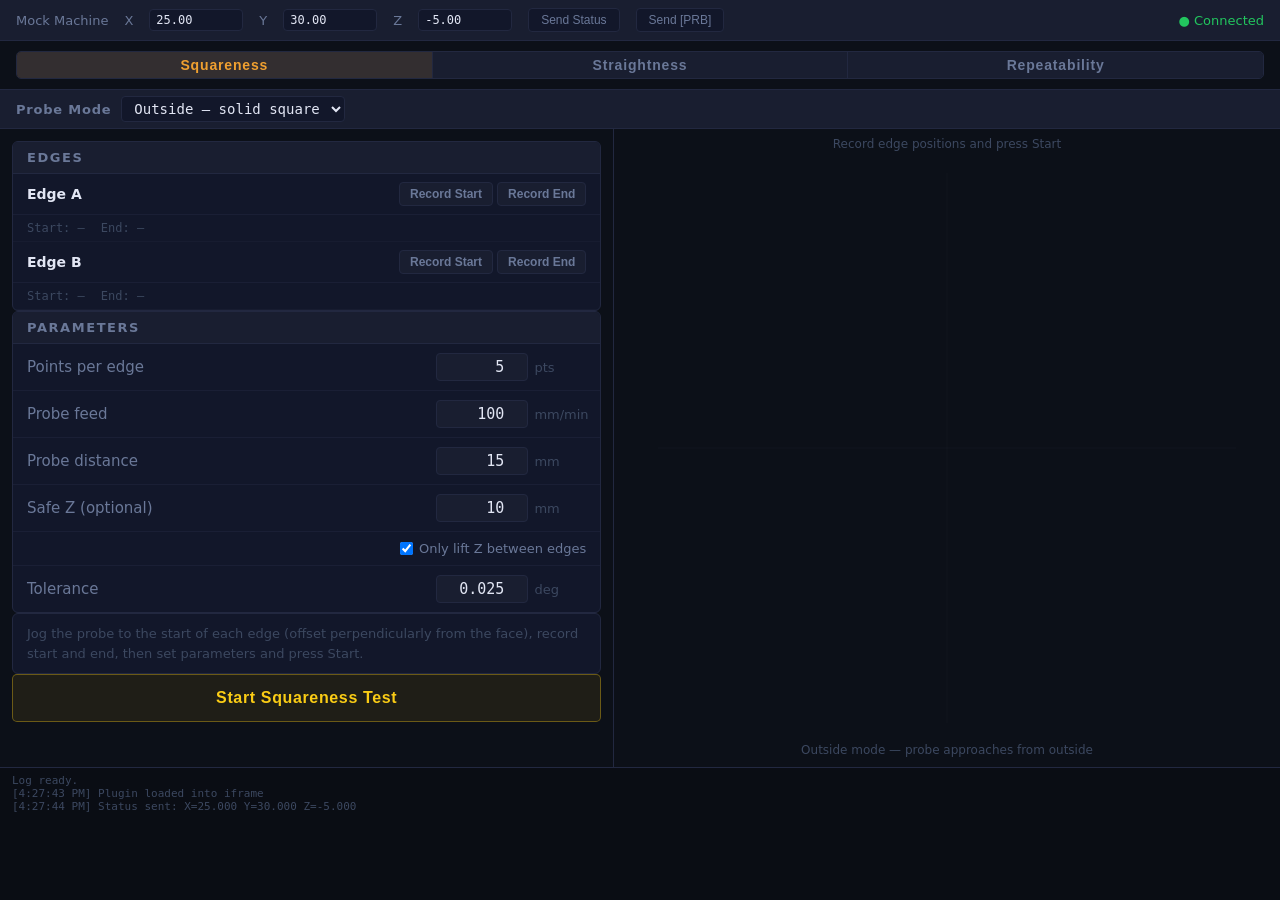
<file: test-harness.html>
<!DOCTYPE html>
<html lang="en">
<head>
<meta charset="UTF-8">
<meta name="viewport" content="width=device-width, initial-scale=1.0">
<title>SquareCheck Test Harness</title>
<style>
  :root {
    --bg: #0c1018;
    --surface: #12172a;
    --elevated: #191e30;
    --border: #222840;
    --border-strong: #2a3050;
    --accent: #f0a030;
    --accent-rgb: 240, 160, 48;
    --text-primary: #e2e6f4;
    --text-muted: #6a7898;
    --text-dim: #3c4860;
    --ok: #22c55e;
    --ok-rgb: 34, 197, 94;
    --danger: #ef4444;
    --danger-rgb: 239, 68, 68;
    --warn: #facc15;
    --warn-rgb: 250, 204, 21;
    --info: #3b82f6;
    --info-rgb: 59, 130, 246;
  }
  body {
    margin: 0;
    background: #0c1018;
    color: #e2e6f4;
    font-family: ui-sans-serif, system-ui, sans-serif;
    height: 100vh;
    display: flex;
    flex-direction: column;
  }
  #toolbar {
    display: flex;
    align-items: center;
    gap: 16px;
    padding: 8px 16px;
    background: #191e30;
    border-bottom: 1px solid #222840;
    font-size: 13px;
    color: #6a7898;
  }
  #toolbar button {
    padding: 4px 12px;
    background: #12172a;
    border: 1px solid #222840;
    border-radius: 4px;
    color: #6a7898;
    cursor: pointer;
    font-size: 12px;
  }
  #toolbar button:hover { border-color: #f0a030; color: #f0a030; }
  #toolbar input {
    width: 80px;
    padding: 3px 6px;
    background: #12172a;
    border: 1px solid #222840;
    border-radius: 4px;
    color: #e2e6f4;
    font-family: ui-monospace, monospace;
    font-size: 12px;
  }
  #log {
    height: 120px;
    overflow-y: auto;
    background: #0a0d14;
    border-top: 1px solid #222840;
    padding: 6px 12px;
    font-family: ui-monospace, monospace;
    font-size: 11px;
    color: #3c4860;
    white-space: pre-wrap;
  }
  #plugin-frame {
    flex: 1;
    border: none;
    background: var(--bg);
  }
</style>
</head>
<body>

<div id="toolbar">
  <span>Mock Machine</span>
  <span>X</span><input id="mock-x" type="number" step="0.01" value="25.00">
  <span>Y</span><input id="mock-y" type="number" step="0.01" value="30.00">
  <span>Z</span><input id="mock-z" type="number" step="0.01" value="-5.00">
  <button onclick="sendMockStatus()">Send Status</button>
  <button onclick="sendMockProbe()">Send [PRB]</button>
  <span style="margin-left:auto;color:#22c55e" id="status-led">● Connected</span>
</div>

<iframe id="plugin-frame"></iframe>

<div id="log">Log ready.</div>

<script>
const iframe = document.getElementById('plugin-frame');
const logEl = document.getElementById('log');

function log(msg) {
  const div = document.createElement('div');
  div.textContent = '[' + new Date().toLocaleTimeString() + '] ' + msg;
  logEl.appendChild(div);
  logEl.scrollTop = logEl.scrollHeight;
}

// --- Mock API handlers ---
const pending = {};
let msgId = 0;
let statusInterval = null;
const statusSubs = new Set();
const lineSubs = new Set();
const machinePos = { x: 25, y: 30, z: -5 };

// Listen for requests from the plugin iframe
window.addEventListener('message', e => {
  if (e.data?.type === 'fluid-request') {
    const { id, method, params } = e.data;
    handleMethod(id, method, params);
  }
});

async function handleMethod(id, method, params) {
  switch (method) {

    case 'subscribe':
      if (params.event === 'status') {
        statusSubs.add(id);
        if (!statusInterval) {
          statusInterval = setInterval(() => {
            const x = parseFloat(document.getElementById('mock-x').value) || 0;
            const y = parseFloat(document.getElementById('mock-y').value) || 0;
            const z = parseFloat(document.getElementById('mock-z').value) || 0;
            sendToPlugin('fluid-event', {
              event: 'status',
              data: {
                wco: { x: 0, y: 0, z: 0 },
                wpos: { x, y, z },
                state: 'Idle',
              }
            });
          }, 500);
        }
        respond(id, true);
      } else if (params.event === 'line') {
        lineSubs.add(id);
        respond(id, true);
      } else {
        respond(id, true);
      }
      break;

    case 'unsubscribe':
      if (params.event === 'status') {
        statusSubs.clear();
        if (statusInterval) { clearInterval(statusInterval); statusInterval = null; }
      }
      if (params.event === 'line') lineSubs.clear();
      respond(id, true);
      break;

    case 'sendCommand':
      log('G-code: ' + params.command);
      // Simulate a probe result if G38.2
      if (params.command.startsWith('G38.2')) {
        // Parse the command to find target position
        const match = params.command.match(/G38\.2\s+([XYZ])([-\d.]+)/);
        if (match) {
          const axis = match[1];
          const target = parseFloat(match[2]);
          // Simulate triggering at the target
          setTimeout(() => {
            sendMockProbeResult();
          }, 200);
        }
      }
      // Simulate coordinate changes for G0/G1 commands
      if (params.command.startsWith('G0') || params.command.startsWith('G1')) {
        const xm = params.command.match(/X([-\d.]+)/);
        const ym = params.command.match(/Y([-\d.]+)/);
        if (xm) document.getElementById('mock-x').value = parseFloat(xm[1]).toFixed(3);
        if (ym) document.getElementById('mock-y').value = parseFloat(ym[1]).toFixed(3);
        if (xm || ym) {
          machinePos.x = parseFloat(document.getElementById('mock-x').value);
          machinePos.y = parseFloat(document.getElementById('mock-y').value);
        }
      }
      respond(id, 'ok');
      break;

    case 'sendRealtime':
      log('Realtime byte: ' + params.byte);
      respond(id, true);
      break;

    default:
      log('Unknown method: ' + method);
      respond(id, null);
  }
}

function respond(id, result) {
  iframe.contentWindow.postMessage({ type: 'fluid-response', id, result }, '*');
}

function sendToPlugin(type, data) {
  iframe.contentWindow.postMessage({ type, ...data }, '*');
}

function sendMockStatus() {
  const x = parseFloat(document.getElementById('mock-x').value) || 0;
  const y = parseFloat(document.getElementById('mock-y').value) || 0;
  const z = parseFloat(document.getElementById('mock-z').value) || 0;
  sendToPlugin('fluid-event', {
    event: 'status',
    data: {
      wco: { x: 0, y: 0, z: 0 },
      wpos: { x, y, z },
      state: 'Idle',
    }
  });
  log('Status sent: X=' + x.toFixed(3) + ' Y=' + y.toFixed(3) + ' Z=' + z.toFixed(3));
}

function sendMockProbe() {
  sendMockProbeResult();
}

function sendMockProbeResult() {
  const x = parseFloat(document.getElementById('mock-x').value) || 0;
  const y = parseFloat(document.getElementById('mock-y').value) || 0;
  const z = parseFloat(document.getElementById('mock-z').value) || 0;
  sendToPlugin('fluid-event', {
    event: 'line',
    data: `[PRB:${x.toFixed(3)},${y.toFixed(3)},${z.toFixed(3)}:1]`,
  });
  log('Probe result sent: [PRB:' + x.toFixed(3) + ',' + y.toFixed(3) + ',' + z.toFixed(3) + ':1]');
}

// --- Load plugin ---
async function init() {
  try {
    // Fetch plugin files
    const htmlResp = await fetch('plugins/square-check/index.html');
    let html = await htmlResp.text();

    // Extract inline CSS and JS from the plugin HTML
    const cssMatch = html.match(/<link rel="stylesheet" href="style.css">/);
    if (cssMatch) {
      const cssResp = await fetch('plugins/square-check/style.css');
      const css = await cssResp.text();
      html = html.replace('<link rel="stylesheet" href="style.css">', '<style>' + css + '</style>');
    }

    // Write to iframe (blob URL avoids srcdoc reload on resize)
    const blob = new Blob([html], { type: 'text/html' });
    iframe.src = URL.createObjectURL(blob);
    log('Plugin loaded into iframe');

    // Send initial status after a delay
    setTimeout(sendMockStatus, 500);
  } catch (e) {
    log('Error: ' + e.message);
  }
}

init();
</script>
</body>
</html>
</file>
<file: plugins/square-check/style.css>
*, *::before, *::after { box-sizing: border-box; margin: 0; padding: 0; }

body {
  background: var(--bg, #0c1018);
  color: var(--text-primary, #e2e6f4);
  font-family: ui-sans-serif, system-ui, sans-serif;
  font-size: 16px;
  display: flex;
  flex-direction: column;
  height: 100vh;
  overflow: hidden;
}

.header {
  display: flex;
  flex-direction: column;
  align-items: stretch;
  gap: 8px;
  padding: 10px 16px;
  border-bottom: 1px solid var(--border, #222840);
  flex-shrink: 0;
}

.tab-group {
  display: flex;
  border: 1px solid var(--border, #222840);
  border-radius: 5px;
  overflow: hidden;
}
.tab {
  flex: 1;
  padding: 5px 16px;
  font-size: 14px;
  font-weight: 600;
  letter-spacing: 0.06em;
  border: none;
  background: var(--elevated, #191e30);
  color: var(--text-muted, #6a7898);
  cursor: pointer;
  transition: all 0.15s;
}
.tab + .tab { border-left: 1px solid var(--border, #222840); }
.tab.active {
  background: color-mix(in srgb, var(--accent, #f0a030) 12%, var(--elevated, #191e30));
  color: var(--accent, #f0a030);
}
.tab:hover:not(.active) { color: var(--text-primary, #e2e6f4); }

.mode-bar {
  display: flex;
  align-items: center;
  gap: 10px;
  padding: 6px 16px;
  border-bottom: 1px solid var(--border, #222840);
  background: var(--elevated, #191e30);
  flex-shrink: 0;
}
.mode-label {
  font-size: 13px;
  font-weight: 600;
  letter-spacing: 0.06em;
  color: var(--text-muted, #6a7898);
  white-space: nowrap;
}
.mode-select {
  padding: 3px 8px;
  background: var(--surface, #12172a);
  border: 1px solid var(--border, #222840);
  border-radius: 4px;
  color: var(--text-primary, #e2e6f4);
  font-size: 14px;
  font-family: ui-monospace, monospace;
  cursor: pointer;
}
.mode-select:focus { outline: none; border-color: var(--accent, #f0a030); }

.split-layout {
  flex: 1;
  display: flex;
  min-height: 0;
  overflow: hidden;
}
.split-left {
  flex: 0 0 48%;
  min-width: 0;
  display: flex;
  flex-direction: column;
  padding: 12px;
  overflow-y: auto;
  border-right: 1px solid var(--border, #222840);
  gap: 10px;
}
.split-right {
  flex: 1;
  min-width: 0;
  display: flex;
  flex-direction: column;
  overflow: hidden;
}
.diagram-wrap {
  flex: 1;
  min-height: 0;
  overflow: hidden;
}
#probe-canvas {
  display: block;
  width: 100%;
  height: 100%;
}

.section {
  background: var(--surface, #12172a);
  border: 1px solid var(--border, #222840);
  border-radius: 6px;
  overflow: hidden;
  flex-shrink: 0;
}
.section-hd {
  display: flex;
  align-items: center;
  justify-content: space-between;
  padding: 8px 14px;
  border-bottom: 1px solid var(--border, #222840);
  background: var(--elevated, #191e30);
}
.section-label {
  font-size: 13px;
  font-weight: 700;
  letter-spacing: 0.12em;
  text-transform: uppercase;
  color: var(--text-muted, #6a7898);
}

.edge-group {
  display: flex;
  flex-direction: column;
}
.edge-header {
  display: flex;
  align-items: center;
  justify-content: space-between;
  padding: 8px 14px;
  border-bottom: 1px solid color-mix(in srgb, var(--border, #222840) 50%, transparent);
  gap: 6px;
}
.edge-name {
  font-size: 14px;
  font-weight: 600;
  color: var(--text-primary, #e2e6f4);
  white-space: nowrap;
}
.edge-actions {
  display: flex;
  gap: 4px;
}
.rec-btn {
  padding: 4px 10px;
  background: var(--elevated, #191e30);
  border: 1px solid var(--border, #222840);
  border-radius: 4px;
  color: var(--text-muted, #6a7898);
  font-size: 12px;
  font-weight: 600;
  cursor: pointer;
  transition: all 0.15s;
  white-space: nowrap;
}
.rec-btn:hover { border-color: var(--accent, #f0a030); color: var(--accent, #f0a030); }
.rec-btn.recorded { border-color: var(--ok, #22c55e); color: var(--ok, #22c55e); }

.edge-coords {
  display: flex;
  gap: 16px;
  padding: 6px 14px;
  border-bottom: 1px solid color-mix(in srgb, var(--border, #222840) 30%, transparent);
  font-size: 12px;
  font-family: ui-monospace, monospace;
  color: var(--text-dim, #3c4860);
}
.edge-coords .filled { color: var(--text-primary, #e2e6f4); }
.edge-coord-label { color: var(--text-dim, #3c4860); }

.edge-dir {
  display: flex;
  align-items: center;
  gap: 10px;
  padding: 6px 14px;
  border-bottom: 1px solid color-mix(in srgb, var(--border, #222840) 30%, transparent);
}
.edge-dir-label {
  font-size: 13px;
  color: var(--text-muted, #6a7898);
  white-space: nowrap;
}
.dir-btn-group {
  display: flex;
  border: 1px solid var(--border, #222840);
  border-radius: 4px;
  overflow: hidden;
}
.dir-btn {
  padding: 2px 12px;
  font-size: 12px;
  font-weight: 600;
  font-family: ui-monospace, monospace;
  border: none;
  background: var(--elevated, #191e30);
  color: var(--text-muted, #6a7898);
  cursor: pointer;
  transition: all 0.15s;
}
.dir-btn + .dir-btn { border-left: 1px solid var(--border, #222840); }
.dir-btn.active { background: color-mix(in srgb, var(--accent, #f0a030) 15%, var(--elevated, #191e30)); color: var(--accent, #f0a030); }
.dir-btn:hover:not(.active) { color: var(--text-primary, #e2e6f4); }

.edge-orient {
  font-size: 12px;
  color: var(--text-dim, #3c4860);
  margin-left: auto;
}

.params-body { display: flex; flex-direction: column; }
.param-row {
  display: flex;
  align-items: center;
  justify-content: space-between;
  padding: 9px 14px;
  border-bottom: 1px solid color-mix(in srgb, var(--border, #222840) 50%, transparent);
  gap: 8px;
}
.param-row:last-child { border-bottom: none; }
.param-label {
  font-size: 15px;
  font-weight: 500;
  color: var(--text-muted, #6a7898);
  white-space: nowrap;
  flex-shrink: 0;
}
.param-controls {
  display: flex;
  align-items: center;
  gap: 6px;
  justify-content: flex-end;
}
.param-input {
  width: 92px;
  padding: 4px 8px;
  background: var(--elevated, #191e30);
  border: 1px solid var(--border, #222840);
  border-radius: 4px;
  color: var(--text-primary, #e2e6f4);
  font-size: 15px;
  font-family: ui-monospace, monospace;
  text-align: right;
  transition: border-color 0.15s;
}
.param-input:focus { outline: none; border-color: var(--accent, #f0a030); }
.param-unit {
  font-size: 13px;
  color: var(--text-dim, #3c4860);
  white-space: nowrap;
  width: 52px;
}

.hint-section .hint-text {
  padding: 10px 14px;
  font-size: 13px;
  color: var(--text-dim, #3c4860);
  line-height: 1.5;
}

/* Steps */
.steps-list { display: flex; flex-direction: column; }
.step-row {
  display: flex;
  align-items: center;
  gap: 10px;
  padding: 8px 14px;
  border-bottom: 1px solid color-mix(in srgb, var(--border, #222840) 50%, transparent);
}
.step-row:last-child { border-bottom: none; }
.step-dot {
  width: 10px;
  height: 10px;
  border-radius: 50%;
  flex-shrink: 0;
  transition: background 0.2s;
}
.step-dot.pending  { background: var(--elevated, #191e30); border: 1.5px solid var(--border, #222840); }
.step-dot.active   { background: var(--accent, #f0a030); animation: dot-pulse 0.8s ease-in-out infinite; }
.step-dot.done     { background: var(--ok, #22c55e); }
.step-dot.error    { background: var(--danger, #ef4444); }
@keyframes dot-pulse {
  0%, 100% { opacity: 1; }
  50%       { opacity: 0.35; }
}
.step-label { flex: 1; font-size: 14px; color: var(--text-muted, #6a7898); }
.step-val   { font-size: 13px; color: var(--text-primary, #e2e6f4); font-family: ui-monospace, monospace; white-space: nowrap; }

/* Results */
.results-body { display: flex; flex-direction: column; }
.result-line {
  display: flex;
  justify-content: space-between;
  align-items: center;
  padding: 8px 14px;
  border-bottom: 1px solid color-mix(in srgb, var(--border, #222840) 50%, transparent);
}
.result-line:last-child { border-bottom: none; }
.rl { font-size: 14px; color: var(--text-muted, #6a7898); }
.rv { font-size: 14px; font-family: ui-monospace, monospace; color: var(--ok, #22c55e); font-weight: 600; }
.rv.danger { color: var(--danger, #ef4444); }
.rv.accent { color: var(--accent, #f0a030); }

.result-pass {
  display: inline-block;
  padding: 2px 14px;
  border-radius: 4px;
  font-size: 14px;
  font-weight: 700;
  letter-spacing: 0.08em;
}
.result-pass.pass { background: color-mix(in srgb, var(--ok, #22c55e) 15%, transparent); color: var(--ok, #22c55e); }
.result-pass.fail { background: color-mix(in srgb, var(--danger, #ef4444) 15%, transparent); color: var(--danger, #ef4444); }

/* Action bar */
.action-bar {
  display: flex;
  align-items: center;
  gap: 8px;
  flex-wrap: wrap;
}
.primary-btn {
  flex: 1;
  min-height: 48px;
  padding: 9px 20px;
  background: color-mix(in srgb, var(--warn, #facc15) 8%, transparent);
  color: var(--warn, #facc15);
  font-size: 16px;
  font-weight: 800;
  border: 1px solid color-mix(in srgb, var(--warn, #facc15) 35%, transparent);
  border-radius: 5px;
  cursor: pointer;
  transition: background 0.15s, border-color 0.15s, transform 0.1s;
  letter-spacing: 0.04em;
}
.primary-btn:hover { background: color-mix(in srgb, var(--warn, #facc15) 16%, transparent); }
.primary-btn:active { transform: scale(0.97); }
.primary-btn:disabled { opacity: 0.35; cursor: not-allowed; transform: none; }

.secondary-btn {
  padding: 8px 16px;
  background: transparent;
  color: var(--accent, #f0a030);
  font-size: 14px;
  font-weight: 600;
  border: 1px solid color-mix(in srgb, var(--accent, #f0a030) 50%, transparent);
  border-radius: 5px;
  cursor: pointer;
  transition: all 0.15s;
}
.secondary-btn:hover { background: color-mix(in srgb, var(--accent, #f0a030) 10%, transparent); }

.danger-btn {
  padding: 9px 16px;
  background: color-mix(in srgb, var(--danger, #ef4444) 12%, transparent);
  color: var(--danger, #ef4444);
  font-size: 15px;
  font-weight: 700;
  border: 1px solid color-mix(in srgb, var(--danger, #ef4444) 40%, transparent);
  border-radius: 5px;
  cursor: pointer;
  transition: all 0.15s;
}
.danger-btn:hover { background: color-mix(in srgb, var(--danger, #ef4444) 22%, transparent); }

.ok-btn {
  padding: 9px 20px;
  background: color-mix(in srgb, var(--ok, #22c55e) 12%, transparent);
  color: var(--ok, #22c55e);
  font-size: 15px;
  font-weight: 700;
  border: 1px solid color-mix(in srgb, var(--ok, #22c55e) 40%, transparent);
  border-radius: 5px;
  cursor: pointer;
  transition: all 0.15s;
  letter-spacing: 0.03em;
}
.ok-btn:hover { background: color-mix(in srgb, var(--ok, #22c55e) 22%, transparent); }
.ok-btn:active { transform: scale(0.97); }

#toast {
  position: fixed;
  bottom: 16px; left: 50%;
  transform: translateX(-50%) translateY(80px);
  background: var(--surface, #12172a);
  border: 1px solid var(--border, #222840);
  border-radius: 6px;
  padding: 8px 18px;
  font-size: 15px;
  font-weight: 500;
  box-shadow: 0 8px 24px rgba(0,0,0,0.4);
  transition: transform 0.2s ease, opacity 0.2s;
  opacity: 0;
  pointer-events: none;
  white-space: nowrap;
  z-index: 100;
}
#toast.show { transform: translateX(-50%) translateY(0); opacity: 1; }
#toast.ok   { border-color: color-mix(in srgb, var(--ok, #22c55e) 40%, transparent);      color: var(--ok, #22c55e); }
#toast.warn { border-color: color-mix(in srgb, var(--warn, #facc15) 40%, transparent);    color: var(--warn, #facc15); }
#toast.err  { border-color: color-mix(in srgb, var(--danger, #ef4444) 40%, transparent);  color: var(--danger, #ef4444); }
</file>
